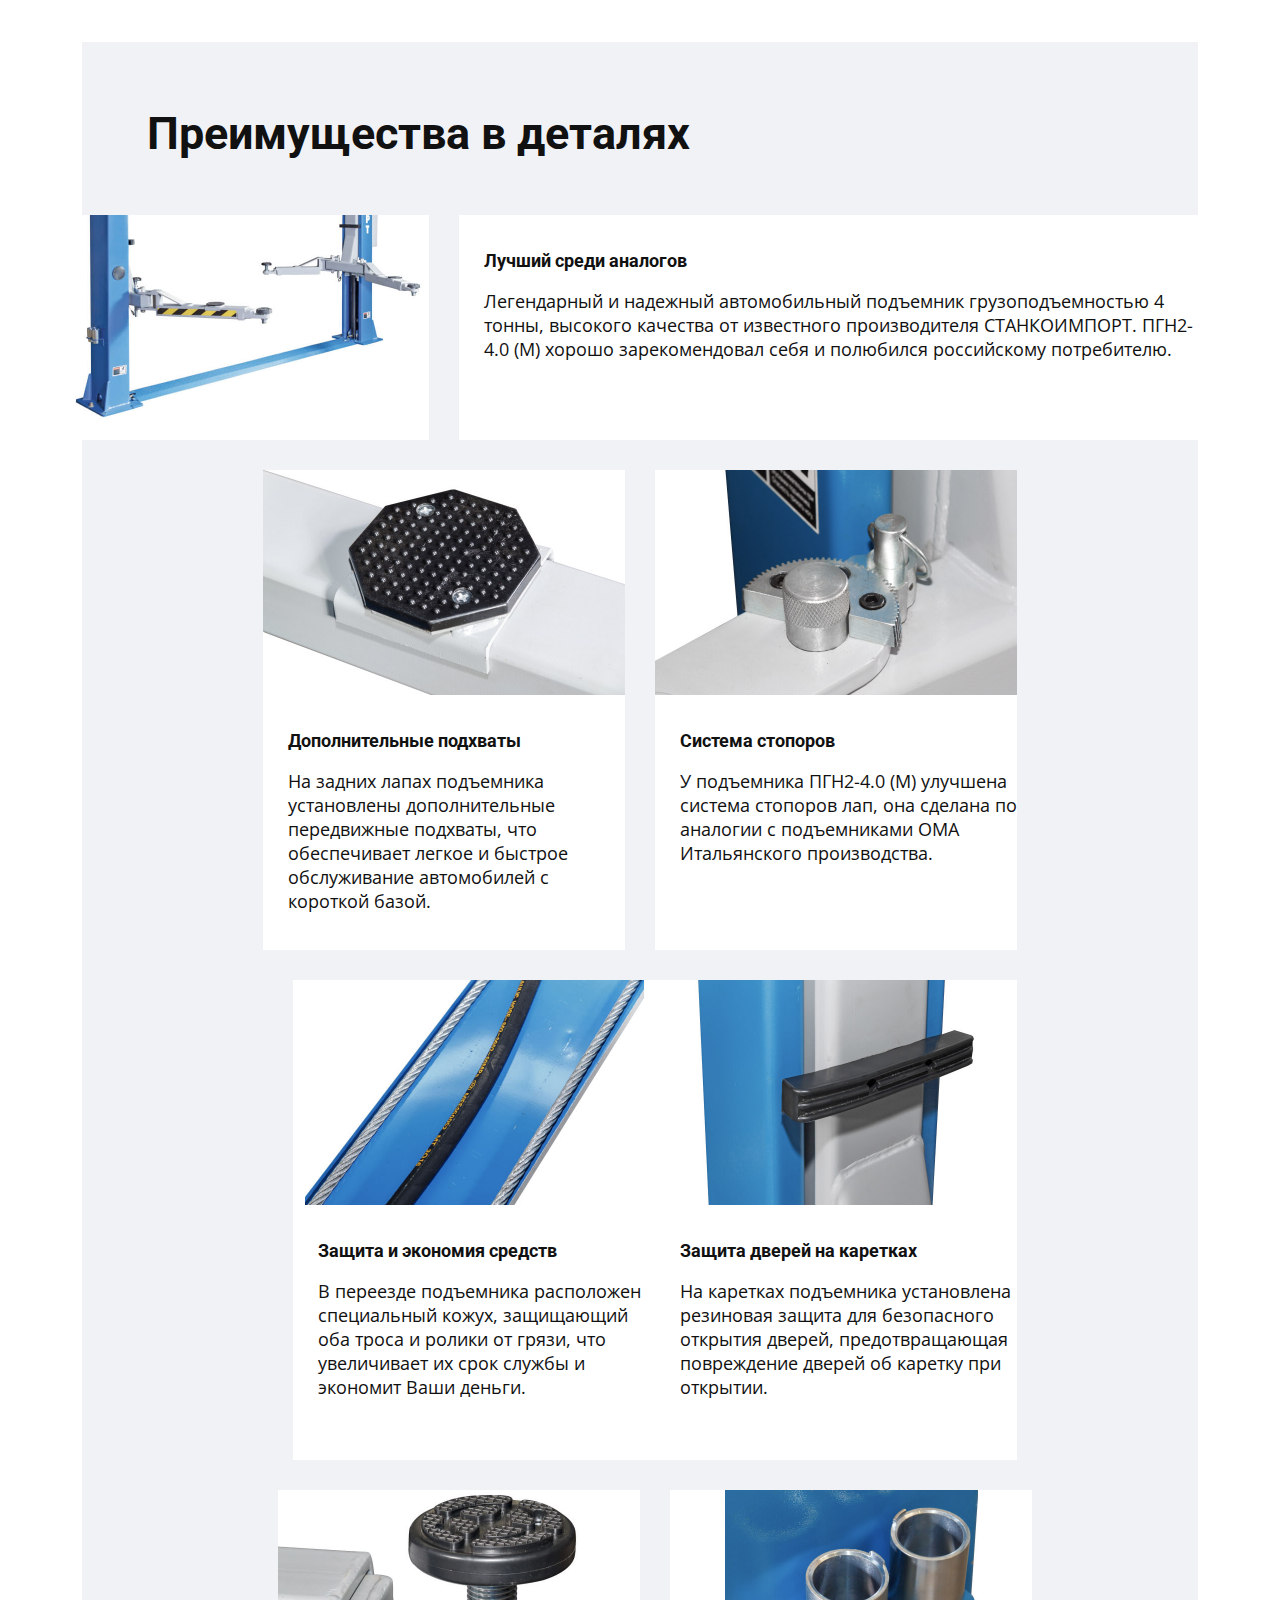
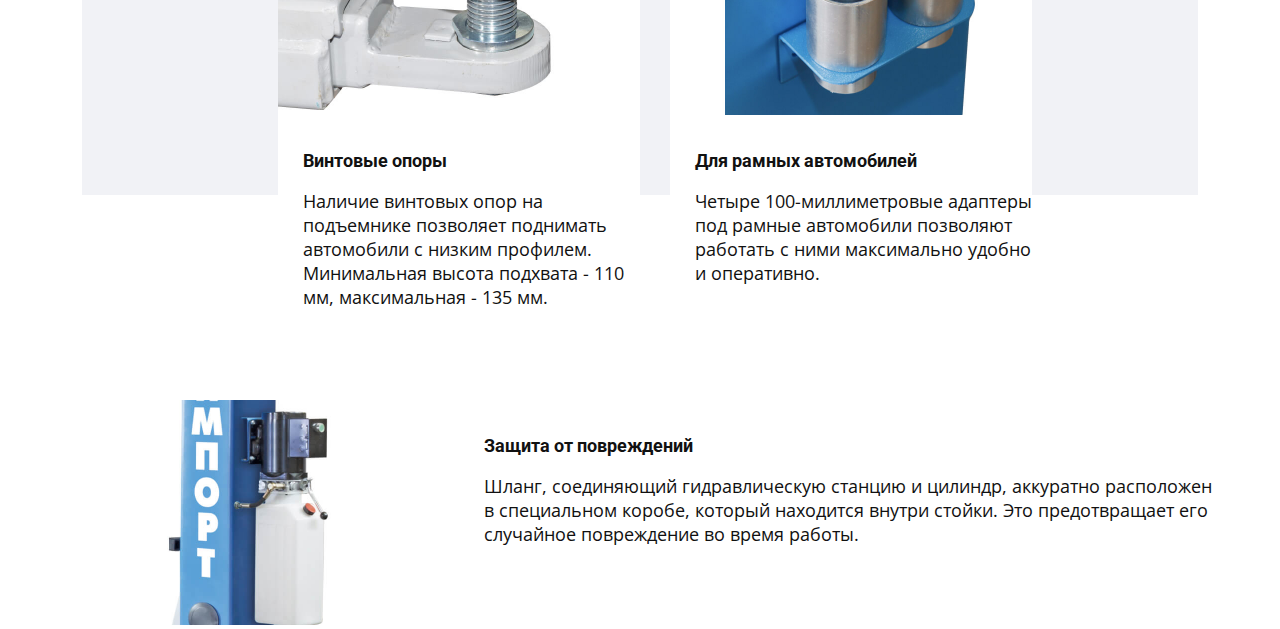
<file: advantages.html>
<!DOCTYPE html>
<html lang="en">

<head>
    <meta charset="UTF-8">
    <meta name="viewport" content="width=device-width, initial-scale=1.0">
    <meta http-equiv="X-UA-Compatible" content="ie=edge">
    <link rel="stylesheet" href="styles/advantages.css">
   <link href="https://fonts.googleapis.com/css?family=Open+Sans" rel="stylesheet">
    <link href="https://fonts.googleapis.com/css?family=Roboto" rel="stylesheet">
</head>

<body>
    <div class="wrapper">
     <div class="block">
       <div class="adv">Преимущества в деталях </div>
       <div class="cards">
           <div class="one card">
               <div class="image"><img src="img/PREIMUSHESTVA(2x)/1.jpg"></div>
               <div class="text-special"><p class="headline">Лучший среди аналогов</p>
                <p class="information">Легендарный и надежный автомобильный подъемник
                 грузоподъемностью 4 тонны, высокого качества от
                 известного производителя СТАНКОИМПОРТ. ПГН2-4.0 (М) 
                 хорошо зарекомендовал себя и полюбился российскому
             потребителю.</p></div>
         </div>
         <div class="two card">
          <div class="image"><img src="img/PREIMUSHESTVA(2x)/2.jpg"></div>
          <div class="text"><p class="headline">Дополнительные подхваты</p>
            <p class="information">На задних лапах подъемника установлены дополнительные передвижные подхваты, что обеспечивает легкое и быстрое обслуживание автомобилей с короткой базой.</p></div>
        </div>
        <div class="three card card-margin">
          <div class="image"><img src="img/PREIMUSHESTVA(2x)/3.jpg"></div>
          <div class="text"><p class="headline">Система стопоров</p>
            <p class="information">У подъемника ПГН2-4.0 (М) улучшена система стопоров лап, она сделана по аналогии с подъемниками ОМА Итальянского производства.</p></div>
        </div>
        <div class="four card card-margin">
          <div class="image"><img src="img/PREIMUSHESTVA(2x)/4.jpg"></div>
          <div class="text"><p class="headline">Защита и экономия средств</p>
            <p class="information">В переезде подъемника расположен специальный кожух, защищающий оба троса и ролики от грязи, что увеличивает их срок службы и экономит Ваши деньги. </p></div>
        </div>
        <div class="five card">
          <div class="image"><img src="img/PREIMUSHESTVA(2x)/5.jpg"></div>
          <div class="text"><p class="headline">Защита дверей на каретках</p>
            <p class="information">На каретках подъемника установлена резиновая защита для безопасного открытия дверей, предотвращающая повреждение дверей об каретку при открытии.</p></div>
        </div>
        <div class="six card card-margin">
          <div class="image"><img src="img/PREIMUSHESTVA(2x)/6.jpg"></div>
          <div class="text"><p class="headline">Винтовые опоры</p>
            <p class="information">Наличие винтовых опор на подъемнике позволяет поднимать автомобили с низким профилем. Минимальная высота подхвата - 110 мм, максимальная - 135 мм.</p></div>
        </div>
        <div class="seven card card-margin">
          <div class="image"><img src="img/PREIMUSHESTVA(2x)/7.jpg"></div>
          <div class="text"><p class="headline">Для рамных автомобилей</p>
            <p class="information">Четыре 100-миллиметровые адаптеры под рамные автомобили позволяют работать с ними максимально удобно и оперативно.</p></div>
        </div>
        <div class="eight card">
          <div class="image"><img src="img/PREIMUSHESTVA(2x)/8.jpg"></div>
          <div class="text-special"><p class="headline">Защита от повреждений</p>
            <p class="information">Шланг, соединяющий гидравлическую станцию и цилиндр, аккуратно расположен в специальном коробе, который находится внутри стойки. Это предотвращает его случайное повреждение во время работы.</p></div>
        </div> 
    </div>
</div>
</div>
</body>

</html>
</file>
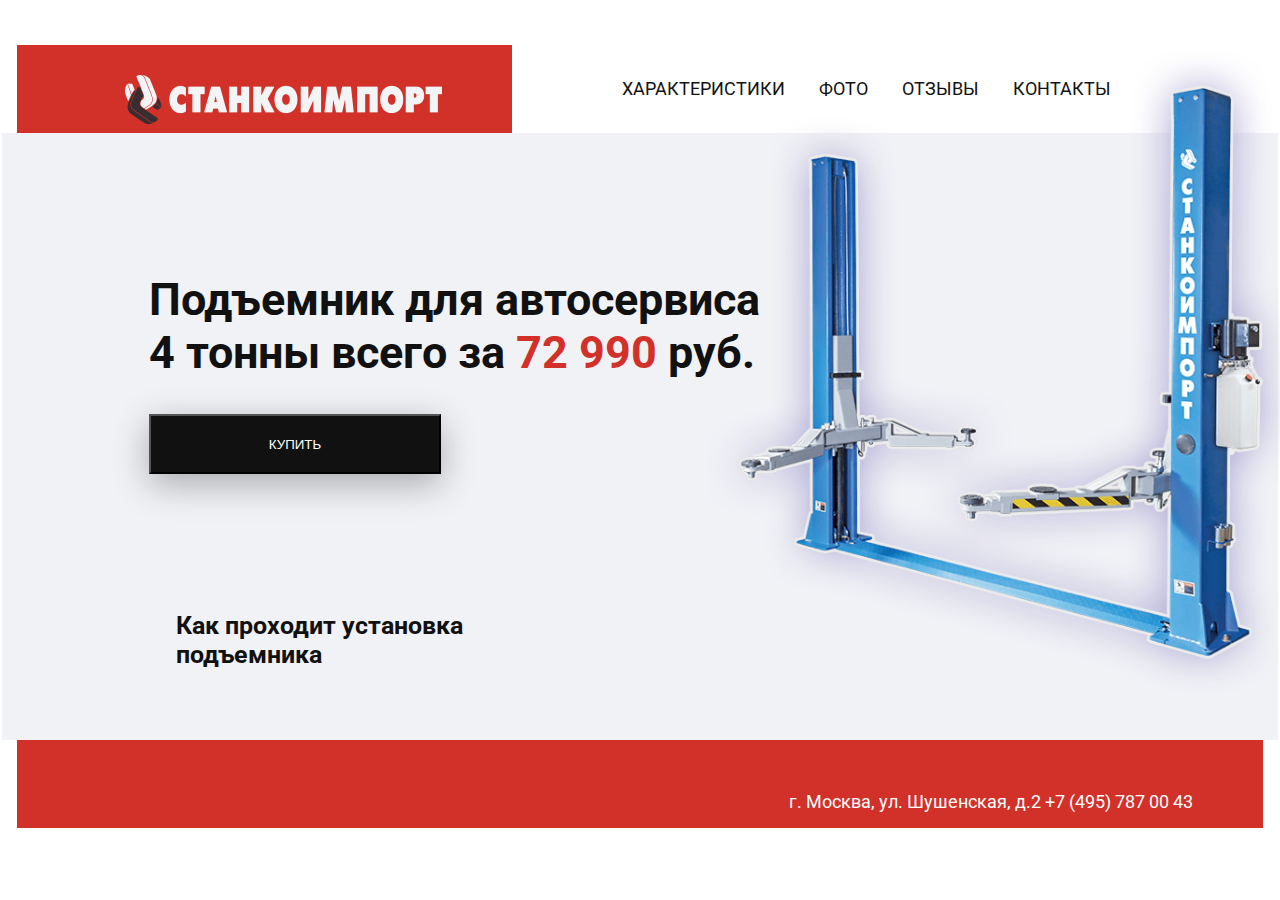
<file: main-page.html>
<!DOCTYPE html>
<html lang="en">

<head>
    <meta charset="UTF-8">
    <meta name="viewport" content="width=device-width, initial-scale=1.0">
    <meta http-equiv="X-UA-Compatible" content="ie=edge">
    <link rel="stylesheet" href="styles/main-page.css">
    <link href="https://fonts.googleapis.com/css?family=Roboto" rel="stylesheet">
</head>

<body>
    <div class="wrapper">
        <div class="back-block">
            <div class="front-block">
                <div class="text">Подъемник для автосервиса 4 тонны всего за <span style="color:  #D13129;"> 72 990 </span>руб.</div>
                <button class="buy">КУПИТЬ</button>
                <div class="youtube">  Как проходит установка
                    подъемника</div>
                    <!-- <img src="img/youtube-512.png" class="youtube-icon"> -->
                    <img class="machine" src="img/mainscreen-image.png"></img>
            </div>
            <div class="top-red">
                <img class="logo" src="img/logo-si-header.png">
            </div>
            <div class="menu">
                <a href="/">ХАРАКТЕРИСТИКИ </a><a href="/"> ФОТО </a><a href="/"> ОТЗЫВЫ </a><a href="/"> КОНТАКТЫ</a>
            </div>

            <div class="buttom-red">
                <div class="address">
                    <p>г. Москва, ул. Шушенская, д.2 +7 (495) 787 00 43</p>
                </div>
            </div>
        </div>
    </div>
</body>

</html>
</file>
<file: styles/advantages.css>
body{
    padding: 0px;
    margin: 0px;
}
.block{
  position: relative;
  /*width: 1276px;*/
  height: 1753px;
  margin-left: 82px;
  margin-right: 82px;
  margin-top: 42px;
  background: #F1F2F6;
}
.adv{
    position: relative;
    left: 65px;
    top: 65px;
    font-family: Roboto;
    font-style: normal;
    font-weight: bold;
    line-height: normal;
    font-size: 45px;
    color: #111111;
}
.cards{
    position: relative;
    top: 90px;
    display: flex;
    /*justify-items: center;*/
    /*align-items: center;*/
/*    grid-template-columns: 362px 362px 362px;
grid-template-rows: 225px 510px 510px 225px ;*/
flex-wrap: wrap;
justify-content: center;
}
.one{
    display: inline-flex;
}
.eight{
   display: inline-flex;
}
.card-margin{
    margin-left: 30px;
}
.text-special{
    width: 754px;
    height: 225px;
    background: #FFFFFF;
    margin: 0;
    margin-left: 30px;
   
}
.image{
    width: 362px;
    height: 225px;
    background:red;
    /*position: relative;*/
    
}
img{
    width: 362px;
height: 225px;
}
.text{
    width: 362px;
    height: 255px;
    background: #FFFFFF;
}
.information{
    font-family: Open Sans;
    font-style: normal;
    font-weight: normal;
    line-height: normal;
    font-size: 18px;
    color: #111111;
    padding-left: 25px;
}
.headline{
    font-family: Roboto;
    font-style: normal;
    font-weight: bold;
    line-height: normal;
    font-size: 18px;
    color: #111111;
    margin-top: 0;
    padding-top: 35px;
    padding-left: 25px;
}
.card{
 margin-top: 30px;
}
</file>
<file: styles/main-page.css>
body{
    padding: 0px;
    margin: 0px;
}
.wrapper{
    display: grid;
    background-color: #ffffff;
    height: 873px;
}
.back-block{
    margin-top: 45px;
    margin-bottom: 45px;
    margin-left: 17px;
    margin-right: 17px;
    background-color:#ffffff;
    display: grid;

}
.top-red{
    width: 495px;
    height: 200px;
   grid-row-start: 2;
   grid-row-end:1;
    background-color: #D13129;
    display: grid;
  
}
.buttom-red{
    width: 100%;
    height: 200px;
    bottom: 0;
    background-color: #D13129;
    align-self: end;
}
.front-block{
    width: 1276px;
    height: 607px;
  justify-self: center;
 position: absolute;
 top: 133px;
 z-index: 100;
 background-color: #F1F2F6;
  left:50%; 
  margin-left:-638px;
}
.logo{
    margin-top: 30px;
 margin-right: 70px;
    justify-self: end;
}
a{
    text-decoration: none;
    margin-left: 30px;
    color: #111111;
}
 .menu{
    position: absolute; 
    height: 22px;
    left: 592px;
    top: 78px;
    font-family: Roboto;
    font-style: normal;
    font-weight: normal;
    line-height: normal;
    font-size: 18px;
 }
.address{
    position: absolute;
 
    height: 22px;
    left: 789px;
    top: 773px;
   
    font-family: Roboto;
    font-style: normal;
    font-weight: normal;
    line-height: normal;
    font-size: 18px;
    
    color: #FFFFFF;
}
    
.text{
color: #111111;
position: absolute;
width: 623px;
height: 106px;
left: 147px;
top: 140px;

font-family: Roboto;
font-style: normal;
font-weight: bold;
line-height: normal;
font-size: 45px;
}
.buy{
    color: #ffffff;
    position: absolute;
width: 292px;
height: 60px;
left: 147px;
top: 281px;

background: #111111;
box-shadow: 0px 10px 36px rgba(0, 0, 0, 0.3);
}
.youtube{
    position: absolute;
    width: 296px;
    height: 59px;
   left: 174px;
   top: 478px;
    
    font-family: Roboto;
    font-style: normal;
    font-weight: bold;
    line-height: normal;
    font-size: 25px;
    
    color: #111111;
}
.youtube-icon{
    position: absolute;
width: 93px;
 
left: 174px;
top: 478px;
}
.machine{
    position: absolute;
width: 600px;

left: 700px;
top: -87px;

 
}
</file>
